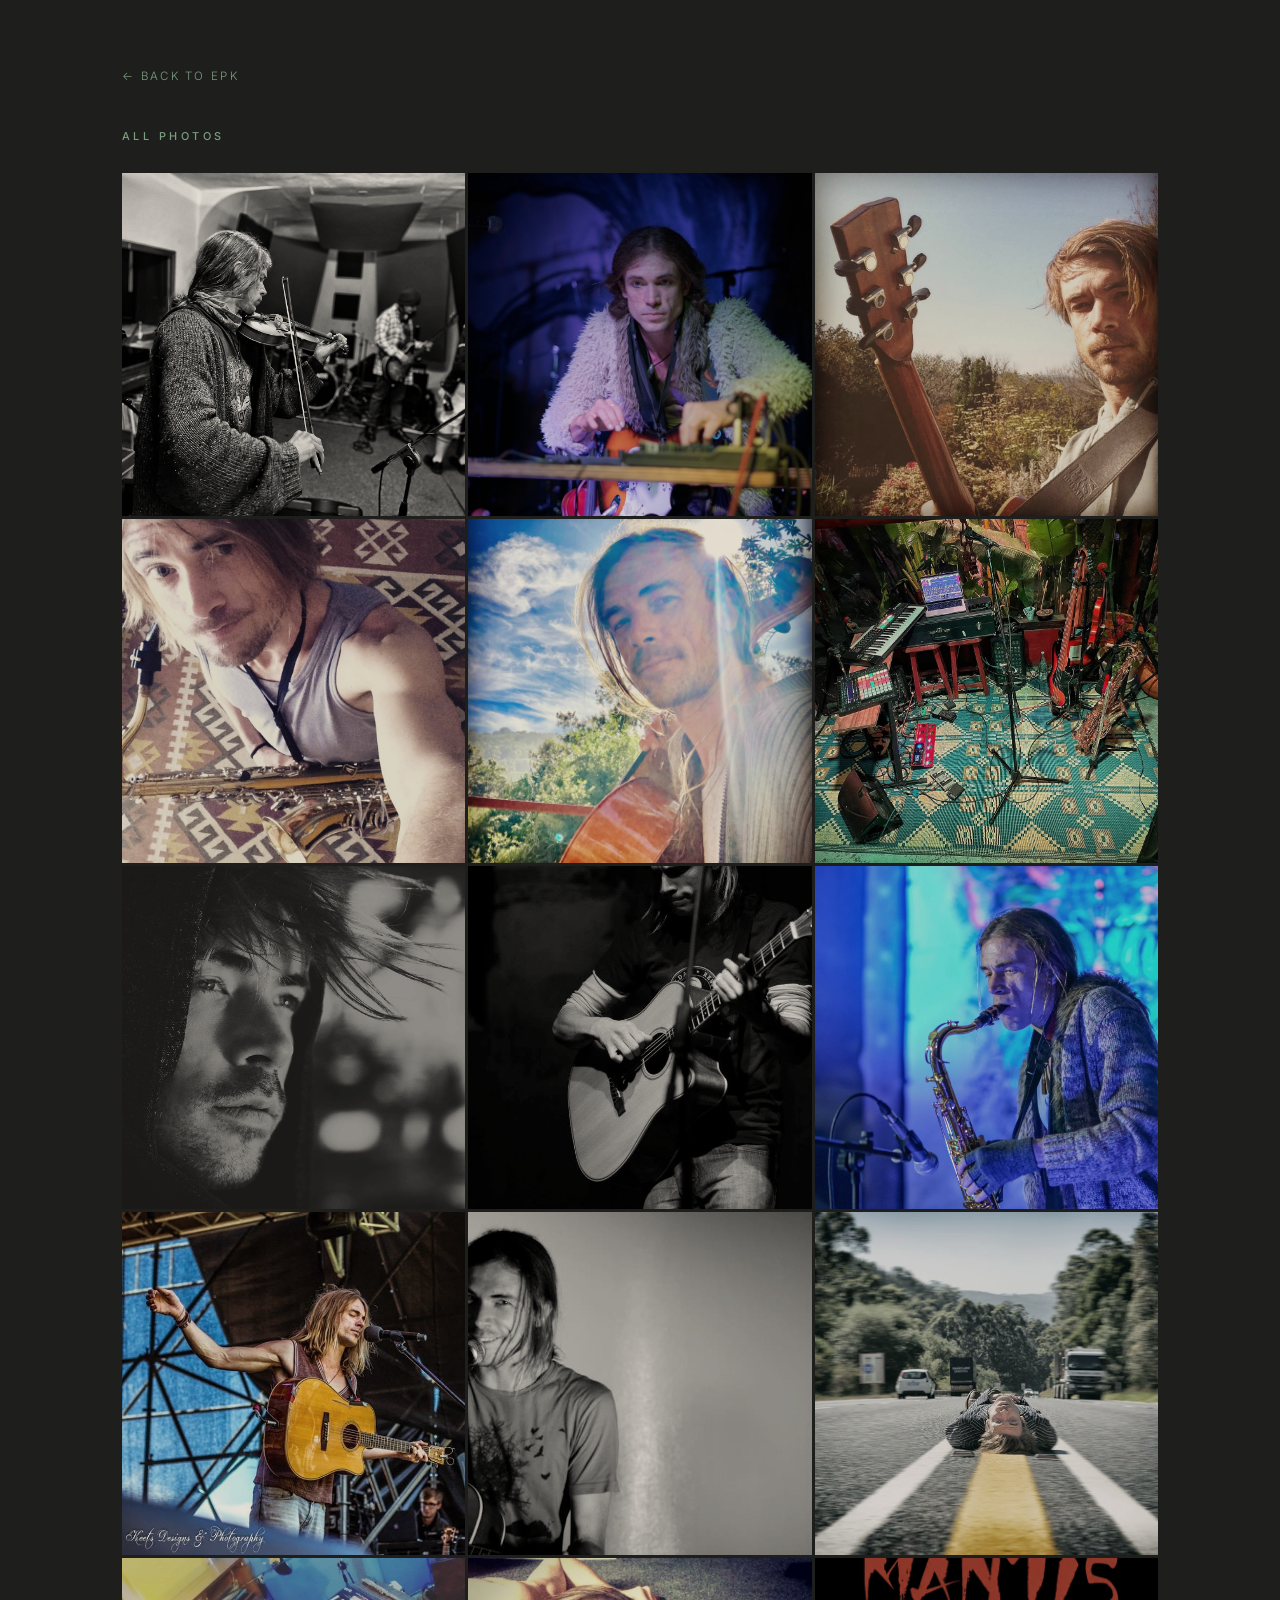
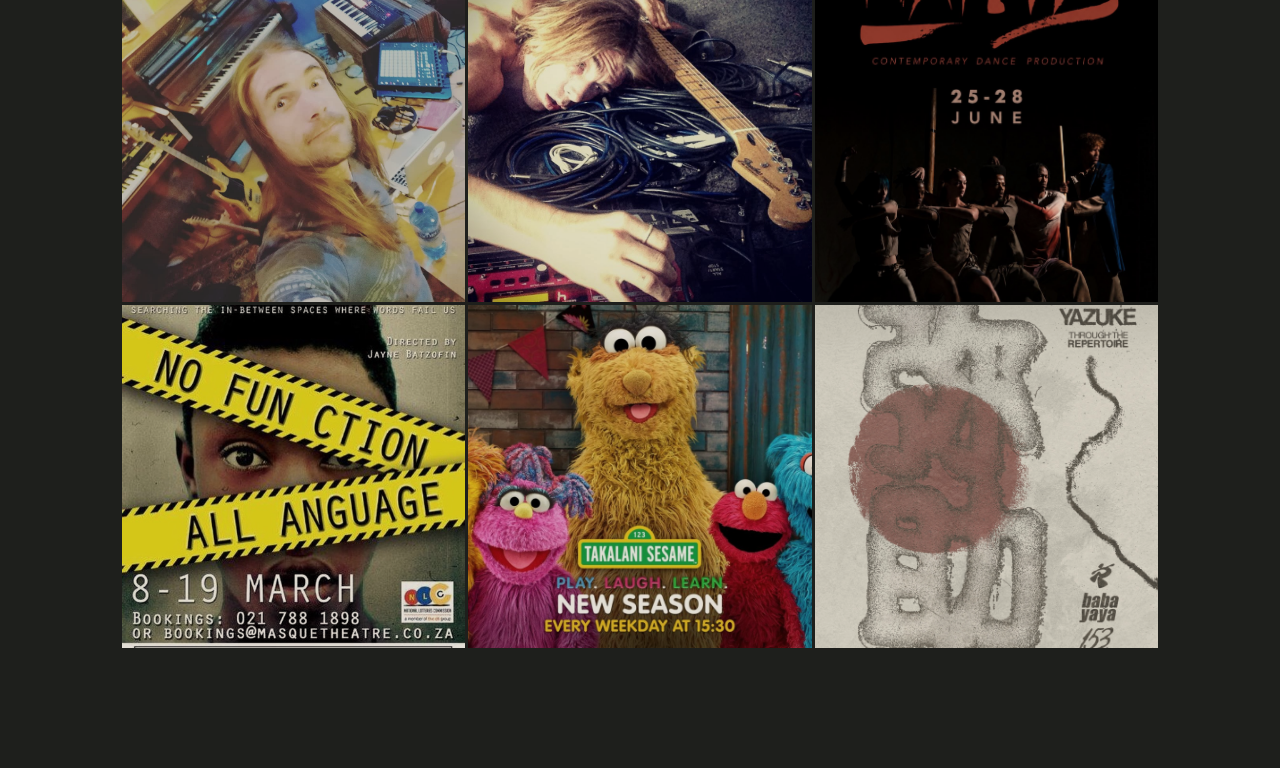
<file: EPK/public/gallery.html>
<!DOCTYPE html>
<html lang="en">
<head>
<meta charset="utf-8">
<meta name="viewport" content="width=device-width, initial-scale=1">
<title>Photos — Dave Knowles</title>
<meta name="epk:dataset" content="data/epk.json">
<meta name="epk:page" content="gallery">
<link rel="stylesheet" href="styles.css">
</head>
<body data-epk-page="gallery">
<div class="gallery-full">
    <a class="back-link" href="index.html">← Back to EPK</a>
    <span class="section-label">All Photos</span>
    <div class="gallery-full-grid" id="grid"></div>
</div>
<script>
async function load() {
    const res = await fetch('data/epk.json');
    const data = await res.json();
    document.getElementById("grid").innerHTML =
        data.gallery.map(g => `<img src="${g.src}" alt="${g.caption || 'Dave Knowles'}" title="${g.caption || ''}">`).join("");
}
load();
</script>
</body>
</html>
</file>
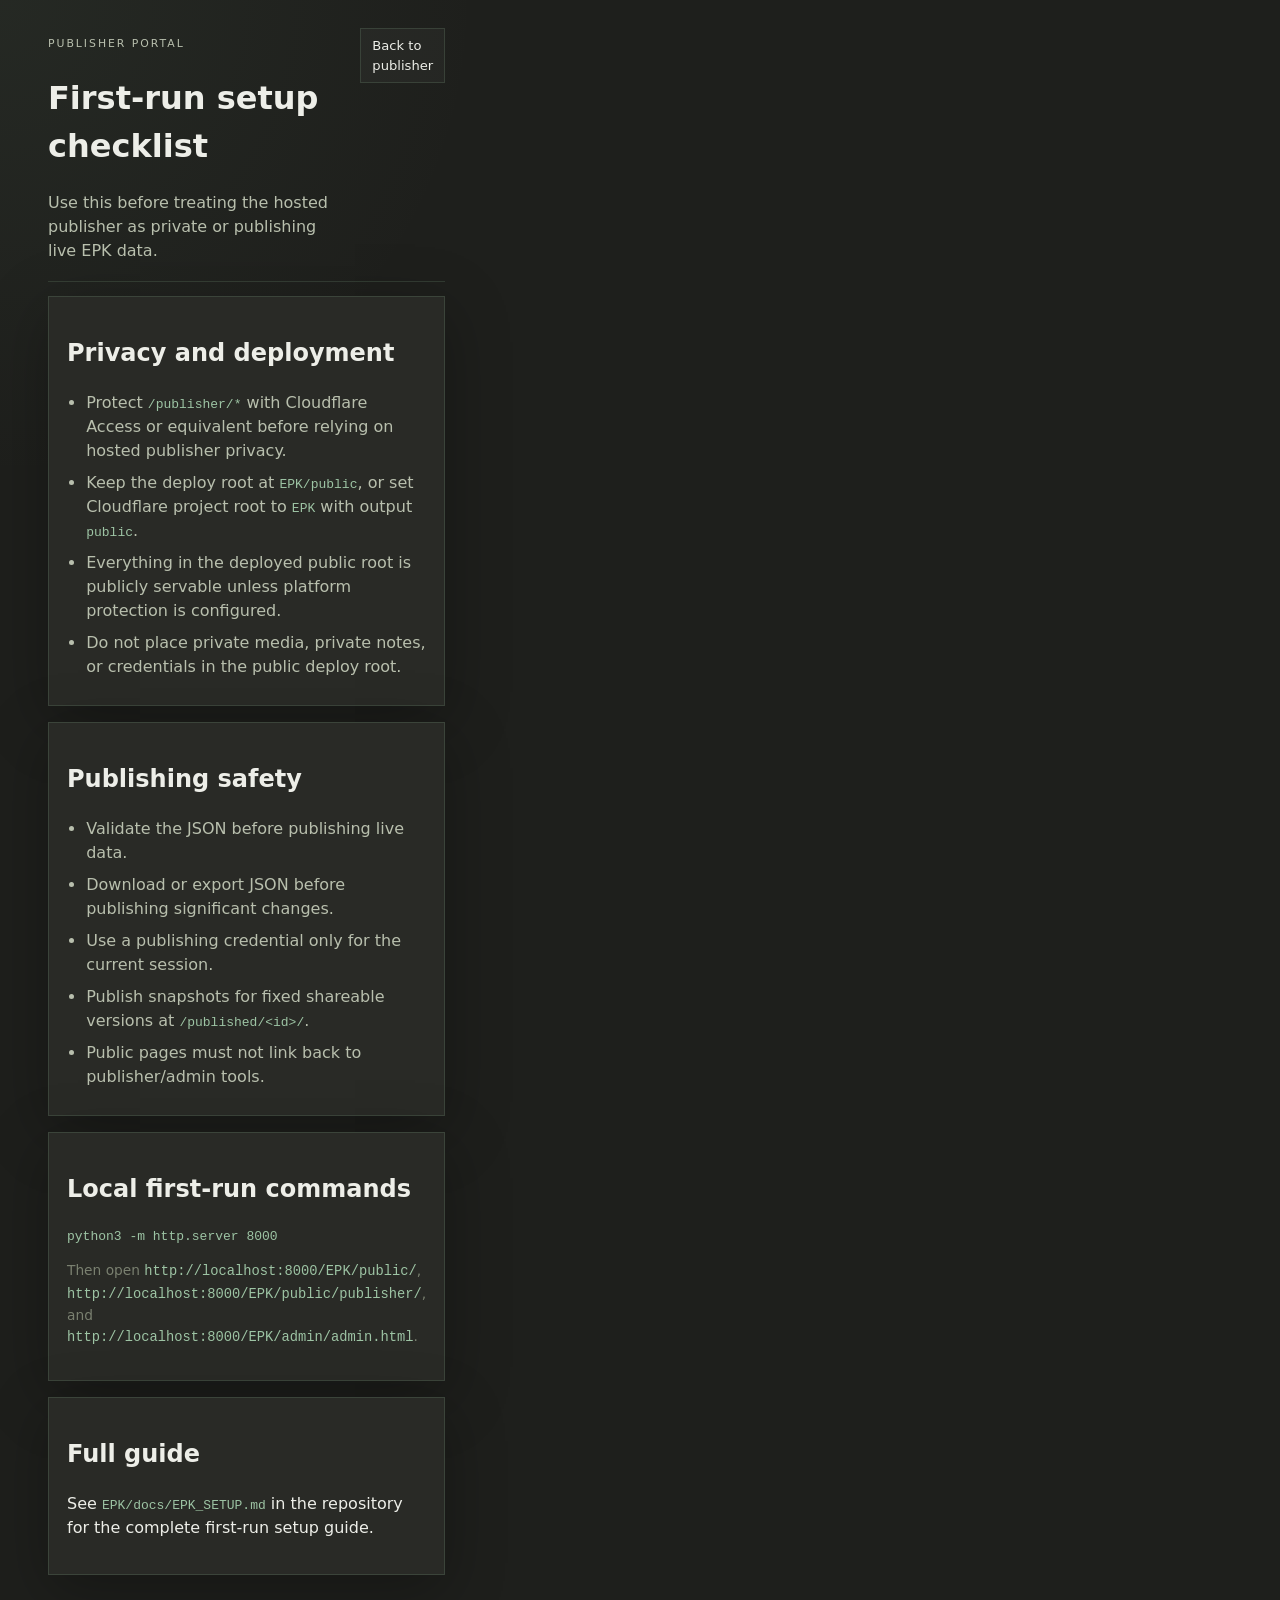
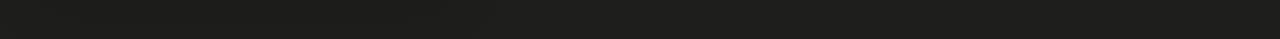
<file: EPK/public/publisher/setup-checklist.html>
<!DOCTYPE html>
<html lang="en">
<head>
<meta charset="utf-8">
<meta name="viewport" content="width=device-width, initial-scale=1">
<title>EPK Publisher Setup Checklist</title>
<meta name="robots" content="noindex,nofollow">
<link rel="stylesheet" href="publisher.css">
</head>
<body>
<div class="publisher-shell">
  <main class="main" style="max-width: 980px; margin: 0 auto;">
    <header class="topbar">
      <div>
        <p class="kicker">Publisher portal</p>
        <h1>First-run setup checklist</h1>
        <p>Use this before treating the hosted publisher as private or publishing live EPK data.</p>
      </div>
      <div class="top-actions">
        <a class="btn btn-secondary" href="./">Back to publisher</a>
      </div>
    </header>

    <section class="panel">
      <h2>Privacy and deployment</h2>
      <ul class="rules">
        <li>Protect <code>/publisher/*</code> with Cloudflare Access or equivalent before relying on hosted publisher privacy.</li>
        <li>Keep the deploy root at <code>EPK/public</code>, or set Cloudflare project root to <code>EPK</code> with output <code>public</code>.</li>
        <li>Everything in the deployed public root is publicly servable unless platform protection is configured.</li>
        <li>Do not place private media, private notes, or credentials in the public deploy root.</li>
      </ul>
    </section>

    <section class="panel">
      <h2>Publishing safety</h2>
      <ul class="rules">
        <li>Validate the JSON before publishing live data.</li>
        <li>Download or export JSON before publishing significant changes.</li>
        <li>Use a publishing credential only for the current session.</li>
        <li>Publish snapshots for fixed shareable versions at <code>/published/&lt;id&gt;/</code>.</li>
        <li>Public pages must not link back to publisher/admin tools.</li>
      </ul>
    </section>

    <section class="panel">
      <h2>Local first-run commands</h2>
      <pre><code>python3 -m http.server 8000</code></pre>
      <p class="help">Then open <code>http://localhost:8000/EPK/public/</code>, <code>http://localhost:8000/EPK/public/publisher/</code>, and <code>http://localhost:8000/EPK/admin/admin.html</code>.</p>
    </section>

    <section class="panel">
      <h2>Full guide</h2>
      <p>See <code>EPK/docs/EPK_SETUP.md</code> in the repository for the complete first-run setup guide.</p>
    </section>
  </main>
</div>
</body>
</html>
</file>
<file: EPK/public/styles.css>
@import url('https://fonts.googleapis.com/css2?family=Playfair+Display:ital,wght@0,400;0,600;0,700;1,400&family=Inter:wght@300;400;500&display=swap');

/* ── Tokens ── */
:root {
  --bg:        #1E1F1C;
  --surface:   #2A2B27;
  --parchment: #EDEEE8;
  --brass:     #7A9E80;
  --stone:     #7A8070;
  --rule:      rgba(122,158,128,0.22);
}

/* ── Reset ── */
*, *::before, *::after { box-sizing: border-box; margin: 0; padding: 0; }
html { scroll-behavior: smooth; }

body {
  background: var(--bg);
  color: var(--parchment);
  font-family: 'Inter', sans-serif;
  font-weight: 300;
  font-size: 17px;
  line-height: 1.7;
}

/* ── Hero ── */
.hero {
  position: relative;
  width: 100%;
  height: 100svh;
  min-height: 560px;
  overflow: hidden;
  display: flex;
  align-items: center;
  justify-content: center;
}

.hero__img {
  position: absolute;
  inset: 0;
  width: 100%;
  height: 100%;
  object-fit: cover;
  object-position: center top;
  filter: brightness(0.42) sepia(0.3);
}

.hero__overlay {
  position: relative;
  z-index: 1;
  text-align: center;
  padding: 0 24px;
  width: 100%;
}

.hero__rule {
  width: 100%;
  max-width: 680px;
  margin: 0 auto;
  border: none;
  border-top: 1px solid var(--brass);
  opacity: 0.7;
}

.hero__name {
  font-family: 'Playfair Display', serif;
  font-size: clamp(3rem, 9vw, 7.5rem);
  font-weight: 700;
  letter-spacing: 0.04em;
  color: var(--parchment);
  line-height: 1;
  padding: 0.3em 0;
}

.hero__tagline {
  font-size: clamp(0.7rem, 1.5vw, 0.85rem);
  font-weight: 400;
  letter-spacing: 0.25em;
  text-transform: uppercase;
  color: var(--brass);
  margin-top: 1.2em;
}

.hero__caption {
  position: absolute;
  bottom: 28px;
  right: 32px;
  font-size: 0.72rem;
  color: var(--stone);
  letter-spacing: 0.08em;
  font-style: italic;
}

/* ── Content ── */
.content {
  max-width: 820px;
  margin: 0 auto;
  padding: 0 32px;
}

/* ── Section ── */
.epk-section {
  padding: 64px 0;
  border-top: 1px solid var(--rule);
}

.epk-section:first-child { border-top: none; }

.section-label {
  font-size: 0.68rem;
  font-weight: 500;
  letter-spacing: 0.32em;
  text-transform: uppercase;
  color: var(--brass);
  margin-bottom: 28px;
  display: block;
}

/* ── Bio ── */
.bio-text p {
  font-family: 'Playfair Display', serif;
  font-size: clamp(1rem, 2vw, 1.15rem);
  line-height: 1.85;
  color: var(--parchment);
  margin-bottom: 1.2em;
}
.bio-text p:last-child { margin-bottom: 0; }
.bio-text strong { font-weight: 600; color: #fff; }
.bio-text em { font-style: italic; }

/* ── Offerings ── */
.offerings-grid {
  display: grid;
  grid-template-columns: repeat(auto-fill, minmax(260px, 1fr));
  gap: 2px;
}

.offering-card {
  background: var(--surface);
  padding: 28px 24px;
  border-left: 2px solid var(--brass);
}

.offering-card h3 {
  font-family: 'Playfair Display', serif;
  font-size: 1rem;
  font-weight: 600;
  color: var(--parchment);
  margin-bottom: 8px;
}

.offering-card p {
  font-size: 0.85rem;
  color: var(--stone);
  line-height: 1.6;
}

/* ── Credits ── */
.credits-list {
  display: flex;
  flex-direction: column;
  gap: 2px;
}

.credit-row {
  display: grid;
  grid-template-columns: 120px 1fr;
  gap: 0;
  background: var(--surface);
  padding: 24px;
}

.credit-meta {
  display: flex;
  flex-direction: column;
  gap: 4px;
  padding-right: 20px;
  border-right: 1px solid var(--rule);
}

.credit-year {
  font-size: 0.78rem;
  color: var(--brass);
  letter-spacing: 0.06em;
}

.credit-role {
  font-size: 0.75rem;
  color: var(--stone);
  line-height: 1.4;
}

.credit-body {
  padding-left: 24px;
}

.credit-body h3 {
  font-family: 'Playfair Display', serif;
  font-size: 1rem;
  font-weight: 600;
  margin-bottom: 6px;
}

.credit-body h3 a {
  color: var(--parchment);
  text-decoration: none;
  border-bottom: 1px solid var(--rule);
  transition: color 0.2s, border-color 0.2s;
}

.credit-body h3 a:hover { color: var(--brass); border-color: var(--brass); }

.credit-body p {
  font-size: 0.83rem;
  color: var(--stone);
  line-height: 1.6;
}

/* ── Videos / Releases ── */
.video-list {
  display: flex;
  flex-direction: column;
  gap: 2px;
}

.video-link {
  display: flex;
  align-items: center;
  gap: 16px;
  padding: 18px 24px;
  background: var(--surface);
  color: var(--parchment);
  text-decoration: none;
  font-family: 'Playfair Display', serif;
  font-size: 0.95rem;
  transition: background 0.2s, color 0.2s;
}

.video-link:hover { background: #3a2f24; color: var(--brass); }

.play-icon {
  width: 30px;
  height: 30px;
  border: 1px solid var(--brass);
  border-radius: 50%;
  display: flex;
  align-items: center;
  justify-content: center;
  flex-shrink: 0;
  font-size: 0.65rem;
  color: var(--brass);
}

.release-alias {
  font-size: 0.8rem;
  color: var(--stone);
  font-family: 'Inter', sans-serif;
  font-weight: 300;
}

/* ── Gallery ── */
.gallery-grid {
  display: grid;
  grid-template-columns: repeat(3, 1fr);
  gap: 3px;
}

.gallery-grid img {
  width: 100%;
  aspect-ratio: 1;
  object-fit: cover;
  display: block;
  filter: brightness(0.85) sepia(0.15);
  transition: filter 0.3s;
}

.gallery-grid img:hover { filter: brightness(1) sepia(0); }

.gallery-more {
  display: inline-block;
  margin-top: 20px;
  font-size: 0.75rem;
  letter-spacing: 0.2em;
  text-transform: uppercase;
  color: var(--brass);
  text-decoration: none;
  border-bottom: 1px solid var(--rule);
  padding-bottom: 2px;
}

.gallery-more:hover { border-color: var(--brass); }

/* ── Contact ── */
.contact-block {
  display: flex;
  flex-direction: column;
  gap: 10px;
  margin-bottom: 28px;
}

.contact-item {
  font-size: 0.88rem;
  color: var(--stone);
}

.contact-item a {
  color: var(--parchment);
  text-decoration: none;
  border-bottom: 1px solid var(--rule);
  transition: color 0.2s, border-color 0.2s;
}

.contact-item a:hover { color: var(--brass); border-color: var(--brass); }

.social-row {
  display: flex;
  gap: 20px;
  flex-wrap: wrap;
}

.social-link {
  font-size: 0.72rem;
  letter-spacing: 0.2em;
  text-transform: uppercase;
  color: var(--stone);
  text-decoration: none;
  border-bottom: 1px solid transparent;
  transition: color 0.2s, border-color 0.2s;
}

.social-link:hover { color: var(--brass); border-color: var(--brass); }

/* ── Footer ── */
footer {
  text-align: center;
  padding: 48px 32px;
  border-top: 1px solid var(--rule);
  font-size: 0.72rem;
  color: var(--stone);
  letter-spacing: 0.12em;
  text-transform: uppercase;
}

/* ── Gallery page ── */
.gallery-full {
  max-width: 1100px;
  margin: 0 auto;
  padding: 60px 32px 120px;
}

.gallery-full-grid {
  display: grid;
  grid-template-columns: repeat(3, 1fr);
  gap: 3px;
}

.gallery-full-grid img {
  width: 100%;
  aspect-ratio: 1;
  object-fit: cover;
  display: block;
  filter: brightness(0.85) sepia(0.15);
  transition: filter 0.3s;
}

.gallery-full-grid img:hover { filter: brightness(1) sepia(0); }

.back-link {
  display: inline-block;
  margin-bottom: 40px;
  font-size: 0.72rem;
  letter-spacing: 0.2em;
  text-transform: uppercase;
  color: var(--brass);
  text-decoration: none;
}

/* ── Admin ── */
.admin-wrap {
  max-width: 820px;
  margin: 0 auto;
  padding: 60px 32px 120px;
}

.admin-wrap h1 {
  font-family: 'Playfair Display', serif;
  font-size: 2rem;
  margin-bottom: 8px;
}

.admin-wrap .back {
  font-size: 0.72rem;
  color: var(--brass);
  text-decoration: none;
  letter-spacing: 0.15em;
  text-transform: uppercase;
  display: inline-block;
  margin-bottom: 40px;
}

.admin-notice {
  background: var(--surface);
  border-left: 2px solid var(--brass);
  padding: 16px 20px;
  font-size: 0.85rem;
  color: var(--stone);
  margin-bottom: 40px;
  line-height: 1.6;
}

.admin-notice strong { color: var(--parchment); }
.admin-notice code {
  font-size: 0.8rem;
  background: rgba(255,255,255,0.06);
  padding: 1px 5px;
  border-radius: 2px;
}

/* Mode links panel */
.mode-panel {
  background: var(--surface);
  padding: 24px;
  margin-bottom: 40px;
  border-left: 2px solid var(--brass);
}

.mode-panel h2 {
  font-family: 'Playfair Display', serif;
  font-size: 1rem;
  margin-bottom: 16px;
}

.mode-links {
  display: flex;
  flex-direction: column;
  gap: 8px;
}

.mode-link-row {
  display: flex;
  align-items: center;
  gap: 12px;
  font-size: 0.83rem;
}

.mode-link-label {
  width: 100px;
  color: var(--stone);
  letter-spacing: 0.08em;
  font-size: 0.75rem;
  text-transform: uppercase;
}

.mode-link-url {
  flex: 1;
  color: var(--parchment);
  font-family: 'Courier New', monospace;
  font-size: 0.78rem;
  background: rgba(0,0,0,0.3);
  padding: 4px 8px;
  border-radius: 2px;
}

.btn-copy {
  background: transparent;
  border: 1px solid var(--rule);
  color: var(--stone);
  padding: 4px 10px;
  font-size: 0.7rem;
  cursor: pointer;
  font-family: 'Inter', sans-serif;
  letter-spacing: 0.08em;
  text-transform: uppercase;
  transition: border-color 0.2s, color 0.2s;
  white-space: nowrap;
}

.btn-copy:hover { border-color: var(--brass); color: var(--brass); }
.btn-copy.copied { color: #7abf7a; border-color: #7abf7a; }

.block-list { display: flex; flex-direction: column; gap: 2px; margin-bottom: 32px; }

.block-row {
  background: var(--surface);
  padding: 16px 20px;
  display: flex;
  align-items: center;
  gap: 12px;
  flex-wrap: wrap;
}

.block-row strong {
  font-family: 'Playfair Display', serif;
  font-size: 1rem;
  flex: 1;
  min-width: 80px;
}

.block-row code { font-size: 0.72rem; color: var(--stone); }

.btn {
  background: transparent;
  border: 1px solid var(--rule);
  color: var(--parchment);
  padding: 6px 12px;
  font-size: 0.72rem;
  cursor: pointer;
  font-family: 'Inter', sans-serif;
  transition: border-color 0.2s, color 0.2s;
  white-space: nowrap;
}

.btn:hover { border-color: var(--brass); color: var(--brass); }
.btn:disabled { opacity: 0.3; cursor: default; }
.btn-primary { background: var(--brass); color: var(--bg); border-color: var(--brass); font-weight: 500; }
.btn-primary:hover { background: #d4a868; border-color: #d4a868; color: var(--bg); }
.btn-danger { border-color: #8b3a3a; color: #c47a7a; }
.btn-danger:hover { border-color: #c47a7a; }

.add-row { display: flex; gap: 8px; flex-wrap: wrap; margin-bottom: 32px; }

.editor-box { margin-top: 32px; }
.editor-box h2 {
  font-family: 'Playfair Display', serif;
  font-size: 1.1rem;
  margin-bottom: 12px;
}

textarea#box {
  width: 100%;
  height: 320px;
  background: var(--surface);
  color: var(--parchment);
  border: 1px solid var(--rule);
  font-family: 'Courier New', monospace;
  font-size: 13px;
  padding: 16px;
  resize: vertical;
  outline: none;
  line-height: 1.5;
}

textarea#box:focus { border-color: var(--brass); }

.edit-actions { display: flex; gap: 8px; margin-top: 12px; align-items: center; }
.edit-status { font-size: 0.78rem; color: var(--brass); margin-left: 8px; }

hr.divider {
  border: none;
  border-top: 1px solid var(--rule);
  margin: 32px 0;
}

.action-row { display: flex; gap: 10px; flex-wrap: wrap; }

/* ── Responsive ── */
@media (max-width: 640px) {
  .content { padding: 0 20px; }
  .gallery-grid { grid-template-columns: repeat(2, 1fr); }
  .gallery-full-grid { grid-template-columns: repeat(2, 1fr); }
  .offerings-grid { grid-template-columns: 1fr; }
  .credit-row { grid-template-columns: 1fr; }
  .credit-meta { border-right: none; border-bottom: 1px solid var(--rule); padding-right: 0; padding-bottom: 12px; margin-bottom: 12px; flex-direction: row; gap: 12px; }
  .credit-body { padding-left: 0; }
  .block-row { gap: 8px; }
  .admin-wrap { padding: 40px 20px 80px; }
}

@media (prefers-reduced-motion: reduce) {
  * { transition: none !important; }
}

/* ── Print ── */
@media print {
  :root {
    --bg: #ffffff;
    --surface: #f5f0ea;
    --parchment: #1a1208;
    --brass: #8a6030;
    --stone: #5a4a38;
    --rule: rgba(138,96,48,0.3);
  }

  body { background: #fff; color: #1a1208; font-size: 11pt; }

  .hero {
    height: auto;
    min-height: 0;
    page-break-after: always;
    display: block;
    position: relative;
  }

  .hero__img {
    position: relative;
    width: 100%;
    height: 280px;
    filter: brightness(0.5) sepia(0.2);
  }

  .hero__overlay {
    position: absolute;
    top: 50%;
    left: 0;
    right: 0;
    transform: translateY(-50%);
  }

  .hero__name { font-size: 48pt; }
  .hero__caption { position: static; margin-top: 8px; text-align: center; display: block; }

  .gallery-grid img { filter: brightness(0.9) sepia(0.1); }

  a[href]::after {
    content: " (" attr(href) ")";
    font-size: 8pt;
    color: var(--stone);
  }

  .video-link::after,
  .credit-body h3 a::after {
    content: " (" attr(href) ")";
    font-size: 8pt;
    font-family: 'Inter', sans-serif;
    color: var(--stone);
  }

  footer { border-top: 1pt solid var(--rule); }

  .epk-section { page-break-inside: avoid; }
}
</file>
<file: EPK/public/publisher/publisher.css>
:root {
  --bg: #1E1F1C;
  --bg2: #161713;
  --surface: #2A2B27;
  --surface2: #242520;
  --surface3: #30312c;
  --rule: rgba(122,158,128,0.22);
  --rule-strong: rgba(122,158,128,0.42);
  --text: #EDEEE8;
  --muted: #B8BFAD;
  --dim: #7A8070;
  --accent: #7A9E80;
  --accent-2: #9DC4A4;
  --danger: #c47a7a;
  --warning: #d1a65a;
  --ok: #7abf7a;
  --shadow: 0 16px 60px rgba(0,0,0,0.28);
}
* { box-sizing: border-box; }
html { background: var(--bg); }
body {
  margin: 0;
  min-height: 100vh;
  background: radial-gradient(circle at top left, rgba(122,158,128,0.08), transparent 30rem), var(--bg);
  color: var(--text);
  font-family: Inter, system-ui, -apple-system, BlinkMacSystemFont, "Segoe UI", sans-serif;
  line-height: 1.5;
}
.publisher-shell {
  display: grid;
  grid-template-columns: 292px minmax(0, 1fr);
  min-height: 100vh;
}
.sidebar {
  position: sticky;
  top: 0;
  height: 100vh;
  overflow: auto;
  padding: 20px 16px;
  background: rgba(22,23,19,0.94);
  border-right: 1px solid var(--rule);
}
.brand {
  padding: 8px 8px 18px;
  border-bottom: 1px solid var(--rule);
}
.kicker {
  margin: 0 0 7px;
  color: var(--accent);
  font-size: 0.68rem;
  letter-spacing: 0.18em;
  text-transform: uppercase;
}
.brand h1, .topbar h2 {
  margin: 0;
  font-family: Georgia, "Times New Roman", serif;
  line-height: 1;
}
.brand h1 { font-size: 1.65rem; }
.brand p:last-child, .help, .hint {
  color: var(--dim);
  font-size: 0.86rem;
}
.security-note {
  margin: 14px 0;
  padding: 12px;
  border: 1px solid rgba(196,122,122,0.36);
  background: rgba(196,122,122,0.10);
  color: var(--muted);
  font-size: 0.82rem;
}
.sidebar-block {
  margin: 14px 0;
  padding: 12px;
  border: 1px solid var(--rule);
  background: rgba(122,158,128,0.05);
}
.sidebar-label {
  display: block;
  margin-bottom: 10px;
  color: var(--accent);
  font-size: 0.64rem;
  letter-spacing: 0.16em;
  text-transform: uppercase;
}
.mode-links { display: grid; gap: 6px; }
.mode-link {
  display: grid;
  grid-template-columns: 1fr auto auto;
  align-items: center;
  gap: 6px;
  padding: 7px 8px;
  background: rgba(255,255,255,0.03);
  border: 1px solid var(--rule);
}
.mode-link span {
  min-width: 0;
  overflow: hidden;
  color: var(--muted);
  font-size: 0.78rem;
  text-overflow: ellipsis;
  white-space: nowrap;
}
.nav {
  display: grid;
  gap: 6px;
  padding-top: 14px;
}
.nav-group {
  border: 1px solid rgba(122,158,128,0.16);
  background: rgba(255,255,255,0.018);
}
.nav-group summary {
  cursor: pointer;
  list-style: none;
  padding: 9px 10px;
  color: var(--accent-2);
  font-size: 0.72rem;
  font-weight: 700;
  letter-spacing: 0.14em;
  text-transform: uppercase;
}
.nav-group summary::-webkit-details-marker { display: none; }
.nav-group summary::after {
  content: "+";
  float: right;
  color: var(--dim);
}
.nav-group[open] summary::after { content: "–"; }
.nav-group .nav-item {
  padding-left: 18px;
  border-top: 1px solid rgba(122,158,128,0.08);
}
.nav-group-danger { border-color: rgba(209,166,90,0.22); }
.nav-item {
  width: 100%;
  border: 0;
  border-left: 2px solid transparent;
  background: transparent;
  color: var(--muted);
  cursor: pointer;
  font: inherit;
  font-size: 0.9rem;
  padding: 9px 10px;
  text-align: left;
}
.nav-item:hover { background: rgba(122,158,128,0.07); color: var(--text); }
.nav-item.active {
  border-left-color: var(--accent);
  background: rgba(122,158,128,0.13);
  color: var(--accent-2);
}
.main {
  min-width: 0;
  padding: 28px clamp(18px, 4vw, 48px) 54px;
}
.topbar {
  display: flex;
  justify-content: space-between;
  gap: 18px;
  align-items: flex-start;
  margin-bottom: 14px;
  padding-bottom: 18px;
  border-bottom: 1px solid var(--rule);
}
.topbar h2 { font-size: clamp(2rem, 4vw, 3.4rem); }
.topbar p { margin: 8px 0 0; color: var(--muted); }
.top-actions, .action-list {
  display: flex;
  flex-wrap: wrap;
  gap: 8px;
}
.status {
  margin: 0 0 18px;
  min-height: 44px;
  padding: 11px 12px;
  border: 1px solid var(--rule);
  background: rgba(255,255,255,0.02);
  color: var(--muted);
  white-space: pre-wrap;
}
.status.success { border-color: rgba(122,191,122,0.42); color: #b9dfbd; }
.status.error { border-color: rgba(196,122,122,0.48); color: #f0c1c1; }
.status.warn { border-color: rgba(209,166,90,0.48); color: #ead4a8; }
.refine-copy-field {
  display: grid;
  gap: 8px;
  margin-top: 14px;
}
.refine-copy-head {
  display: flex;
  align-items: center;
  justify-content: space-between;
  gap: 12px;
}
.refine-copy-head label { margin: 0; }
.refine-copy-suggestion {
  display: grid;
  gap: 10px;
  padding: 12px;
  border: 1px solid var(--rule-strong);
  background: rgba(122,158,128,0.08);
}
.refine-copy-suggestion[hidden] { display: none; }
.refine-copy-status {
  margin: 0;
  color: var(--accent-2);
  font-size: 0.84rem;
}
.refine-copy-draft {
  background: var(--surface2);
  border-style: dashed;
}
.refine-copy-actions { justify-content: flex-end; }
.copy-consistency-panel .panel-head {
  align-items: center;
  margin-bottom: 0;
}
.copy-consistency-findings {
  display: grid;
  gap: 10px;
  margin-top: 14px;
  padding: 14px;
  border: 1px solid var(--rule-strong);
  background: rgba(122,158,128,0.08);
}
.copy-consistency-findings[hidden] { display: none; }
.copy-consistency-status {
  margin: 0;
  color: var(--accent-2);
  font-size: 0.88rem;
}
.copy-consistency-output {
  margin: 0;
  padding: 12px;
  overflow: auto;
  border: 1px dashed var(--rule-strong);
  background: var(--surface2);
  color: var(--text);
  font: inherit;
  font-size: 0.9rem;
  white-space: pre-wrap;
}
.copy-consistency-actions { justify-content: flex-end; }
.page { display: none; }
.page.active { display: block; }
.panel, .item-card {
  margin-bottom: 16px;
  padding: 18px;
  border: 1px solid var(--rule);
  background: rgba(42,43,39,0.96);
  box-shadow: var(--shadow);
}
.page-intro {
  background: linear-gradient(135deg, rgba(122,158,128,0.12), rgba(42,43,39,0.96));
  border-color: var(--rule-strong);
}
.page-intro h3 {
  margin-bottom: 8px;
  color: var(--text);
  font-family: Georgia, "Times New Roman", serif;
  font-size: clamp(1.35rem, 2.4vw, 2rem);
  letter-spacing: 0;
  text-transform: none;
}
.warning-intro {
  background: linear-gradient(135deg, rgba(209,166,90,0.12), rgba(42,43,39,0.96));
  border-color: rgba(209,166,90,0.42);
}
.workflow-list {
  margin: 10px 0 0;
  padding-left: 1.25rem;
  color: var(--muted);
}
.workflow-list li { margin-bottom: 6px; }
.guidance-grid {
  display: grid;
  grid-template-columns: repeat(3, minmax(0, 1fr));
  gap: 10px;
  margin-top: 12px;
}
.guidance-grid p {
  margin: 0;
  padding: 12px;
  border: 1px solid rgba(122,158,128,0.18);
  background: rgba(255,255,255,0.025);
}
.guidance-grid strong {
  display: block;
  color: var(--accent-2);
  font-size: 0.78rem;
  letter-spacing: 0.08em;
  text-transform: uppercase;
}
.guidance-grid span {
  display: block;
  margin-top: 4px;
  color: var(--muted);
  font-size: 0.86rem;
}
.panel-head, .item-head {
  display: flex;
  justify-content: space-between;
  align-items: flex-start;
  gap: 14px;
  margin-bottom: 14px;
}
.panel-head.standalone { margin-bottom: 16px; }
h3 {
  margin: 0 0 4px;
  color: var(--accent-2);
  font-size: 1rem;
  letter-spacing: 0.08em;
  text-transform: uppercase;
}
.grid.two {
  display: grid;
  grid-template-columns: minmax(0, 1fr) minmax(300px, 0.8fr);
  gap: 16px;
}
.metric-grid {
  display: grid;
  grid-template-columns: repeat(4, minmax(0, 1fr));
  gap: 12px;
  margin-bottom: 16px;
}
.metric {
  padding: 16px;
  border: 1px solid var(--rule);
  background: var(--surface);
}
.metric strong {
  display: block;
  color: var(--accent-2);
  font-size: 1.7rem;
  line-height: 1;
}
.metric span {
  display: block;
  margin-top: 8px;
  color: var(--dim);
  font-size: 0.78rem;
  letter-spacing: 0.08em;
  text-transform: uppercase;
}
label {
  display: block;
  color: var(--muted);
  font-size: 0.76rem;
  letter-spacing: 0.05em;
  text-transform: uppercase;
}
input, textarea, select {
  width: 100%;
  margin-top: 6px;
  border: 1px solid var(--rule);
  background: var(--surface2);
  color: var(--text);
  font: inherit;
  padding: 9px 10px;
}
textarea {
  resize: vertical;
  font-family: ui-monospace, SFMono-Regular, Menlo, Consolas, monospace;
  font-size: 0.88rem;
}
input:focus, textarea:focus, select:focus {
  border-color: var(--accent);
  box-shadow: 0 0 0 3px rgba(122,158,128,0.16);
  outline: none;
}
.form-grid {
  display: grid;
  grid-template-columns: repeat(2, minmax(0, 1fr));
  gap: 13px;
}
.form-grid .wide { grid-column: 1 / -1; }
.btn {
  border: 1px solid var(--rule);
  background: transparent;
  color: var(--text);
  cursor: pointer;
  display: inline-flex;
  align-items: center;
  justify-content: center;
  font: inherit;
  font-size: 0.82rem;
  min-height: 36px;
  padding: 7px 11px;
  text-decoration: none;
}
.btn:hover { border-color: var(--accent); color: var(--accent-2); }
.btn-primary {
  border-color: var(--accent);
  background: rgba(122,158,128,0.18);
}
.btn-secondary { background: rgba(255,255,255,0.03); }
.btn-danger {
  border-color: rgba(196,122,122,0.48);
  color: #f0c1c1;
}
.btn-sm {
  min-height: 28px;
  padding: 4px 8px;
  font-size: 0.72rem;
}
button:disabled {
  opacity: 0.55;
  cursor: not-allowed;
}
.item-card { box-shadow: none; }
.item-head {
  padding-bottom: 10px;
  border-bottom: 1px solid rgba(122,158,128,0.12);
}
.item-head h4 {
  margin: 0;
  color: var(--text);
}
.item-actions {
  display: flex;
  flex-wrap: wrap;
  gap: 6px;
  justify-content: flex-end;
  max-width: 340px;
  opacity: 0.68;
}
.item-card:hover .item-actions,
.item-card:focus-within .item-actions { opacity: 1; }
.item-actions .btn-danger {
  margin-left: 4px;
  background: rgba(196,122,122,0.08);
}
.tag-grid, .checkbox-row {
  display: flex;
  flex-wrap: wrap;
  gap: 7px;
  margin: 8px 0 12px;
}
.tag-pill {
  display: inline-flex;
  align-items: center;
  gap: 5px;
  border: 1px solid var(--rule);
  padding: 5px 8px;
  color: var(--muted);
  font-size: 0.74rem;
  letter-spacing: 0.03em;
  text-transform: none;
}
.tag-pill input { width: auto; margin: 0; }
.photo-grid {
  display: grid;
  grid-template-columns: repeat(auto-fill, minmax(92px, 1fr));
  gap: 7px;
  margin-bottom: 16px;
}
.photo-thumb {
  position: relative;
  aspect-ratio: 1;
  overflow: hidden;
  border: 1px solid var(--rule);
  background: var(--surface2);
}
.photo-thumb img {
  width: 100%;
  height: 100%;
  display: block;
  object-fit: cover;
}
.photo-thumb span {
  position: absolute;
  inset: auto 0 0;
  padding: 16px 6px 5px;
  background: linear-gradient(transparent, rgba(0,0,0,0.75));
  color: var(--text);
  font-size: 0.62rem;
}
iframe {
  width: 100%;
  min-height: 580px;
  border: 1px solid var(--rule);
  background: var(--surface2);
}
.split {
  display: grid;
  grid-template-columns: 1fr 1fr;
  gap: 12px;
}
.rules {
  margin: 0;
  padding-left: 1.2rem;
  color: var(--muted);
}
.rules li { margin-bottom: 8px; }
code { color: var(--accent-2); }
@media (max-width: 1040px) {
  .publisher-shell { grid-template-columns: 1fr; }
  .sidebar { position: static; height: auto; }
  .nav { grid-template-columns: repeat(auto-fit, minmax(170px, 1fr)); }
  .nav-group { min-width: 0; }
  .topbar { flex-direction: column; }
  .grid.two, .split { grid-template-columns: 1fr; }
  .metric-grid { grid-template-columns: repeat(2, minmax(0, 1fr)); }
  .guidance-grid { grid-template-columns: 1fr; }
}
@media (max-width: 680px) {
  .form-grid { grid-template-columns: 1fr; }
  .metric-grid { grid-template-columns: 1fr; }
  .item-head { display: block; }
  .item-actions {
    justify-content: flex-start;
    max-width: none;
    margin-top: 10px;
  }
}
</file>
